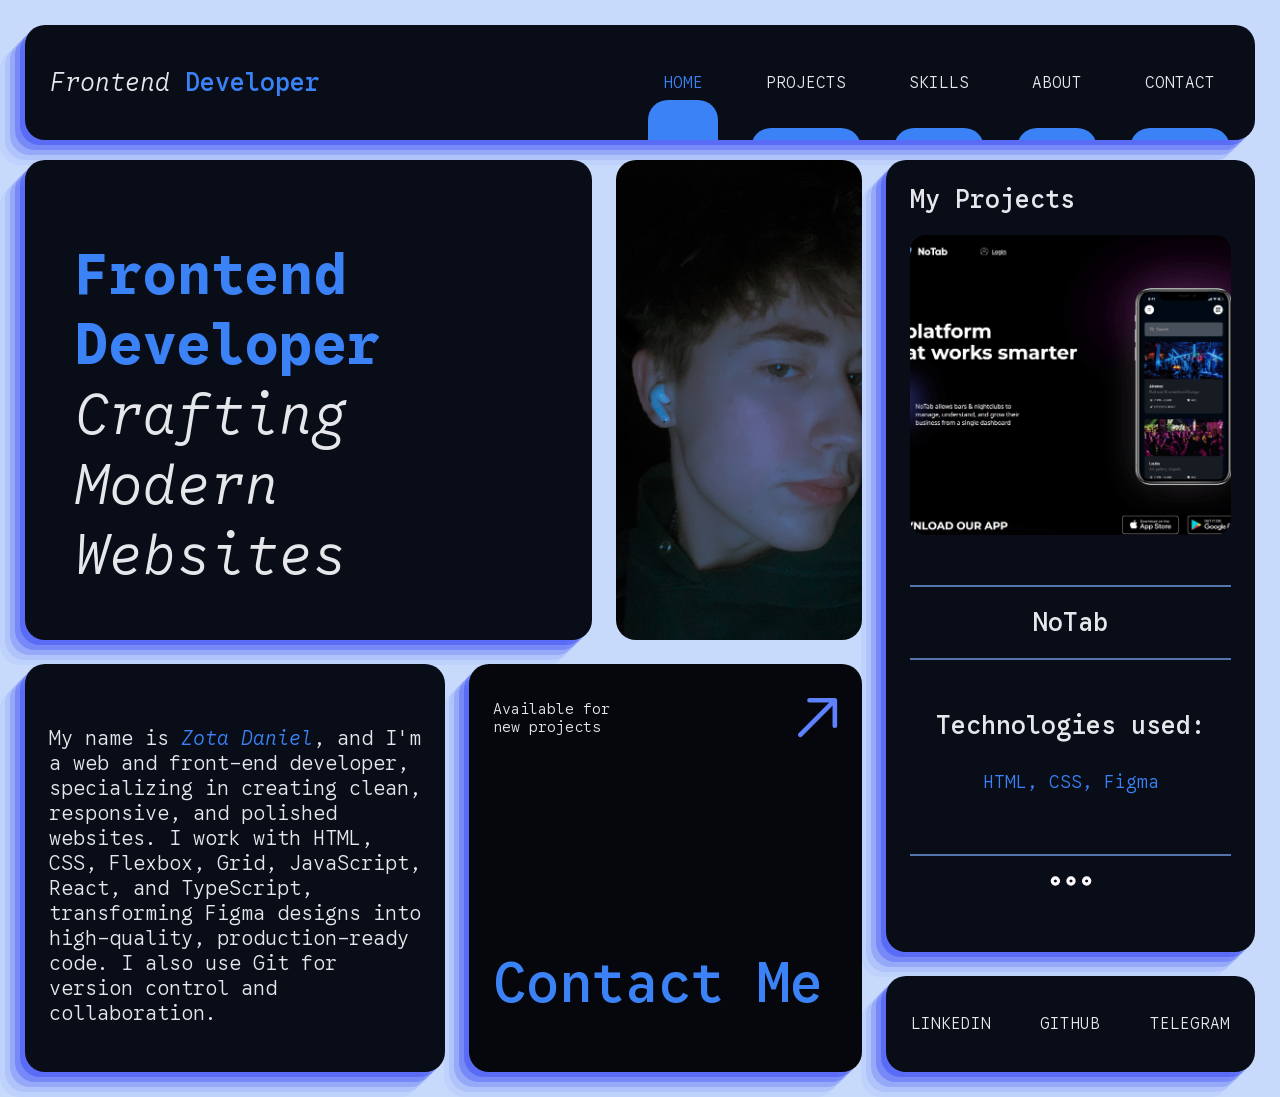
<file: index.html>
<!doctype html>
<html lang="en">
  <head>
    <meta charset="UTF-8" />
    <meta name="viewport" content="width=device-width, initial-scale=1.0" />
    <link rel="stylesheet" href="CSS/reset.css" />
    <link rel="stylesheet" href="CSS/style.css" />
    <title>Portfolio</title>
  </head>
  <body>
    <div class="container">
      <header class="header common">
        <a href="#" class="logo__link"
          ><h1 class="logo__name">Frontend <span>Developer</span></h1></a
        >

        <nav class="header__nav header__nav-common">
          <ul>
            <li><a class="nav__link--active" href="#">HOME</a></li>
            <li><a href="projects.html">PROJECTS</a></li>
            <li><a href="skills.html">SKILLS</a></li>
            <li><a href="about.html">ABOUT</a></li>
            <li><a href="contact.html">CONTACT</a></li>
          </ul>
        </nav>

        <button class="menu__icon">
          <div class="menu__icon-line"></div>
        </button>
      </header>

      <main class="main common__main">
        <section class="hero common">
          <h1 class="hero__title">
            <span>Frontend Developer</span> Crafting Modern Websites
          </h1>
        </section>

        <section class="portrait">
          <div class="portrait__img-wrapper">
            <img src="images/daniel.jpg" alt="" class="portrait__img" />
          </div>
        </section>

        <section class="projects common">
          <a href="projects.html" class="projects__wrapper">
            <h2 class="projects__title common__title">My Projects</h2>
            <div class="projects__card-wrapper">
              <div class="projects__card">
                <div class="projects__img-wrapper">
                  <img
                    src="images/NoTab.jpg"
                    alt="project 1"
                    class="projects__img"
                  />
                </div>
                <div class="card-text common__title">
                  <h2 class="card__name">NoTab</h2>
                  <h2 class="card__desc">Technologies used:</h2>
                  <p class="card__skils">HTML, CSS, Figma</p>
                </div>
              </div>

              <div class="projects__card">
                <div class="projects__img-wrapper">
                  <img
                    src="images/StarBucks.jpg"
                    alt="project 2"
                    class="projects__img"
                  />
                </div>
                <div class="card-text common__title">
                  <h2 class="card__name">StarBucks</h2>
                  <h2 class="card__desc">Technologies used:</h2>
                  <p class="card__skils">
                    HTML, CSS, JavaScript, Figma, CSS Grid
                  </p>
                </div>
              </div>

              <div class="projects__card">
                <div class="projects__img-wrapper">
                  <img
                    src="images/Organic-Juicy.jpg"
                    alt="project 3"
                    class="projects__img"
                  />
                </div>
                <div class="card-text common__title">
                  <h2 class="card__name">Organic-Juicy</h2>
                  <h2 class="card__desc">Technologies used:</h2>
                  <p class="card__skils">
                    HTML, CSS, JavaScript, Figma, CSS Grid
                  </p>
                </div>
              </div>

              <div class="projects__card">
                <div class="projects__img-wrapper">
                  <img
                    src="images/Arhitecture.jpg"
                    alt="project 4"
                    class="projects__img"
                  />
                </div>
                <div class="card-text common__title">
                  <h2 class="card__name">Arhitecture</h2>
                  <h2 class="card__desc">Technologies used:</h2>
                  <p class="card__skils">
                    HTML, CSS, JavaScript, Figma, CSS Grid
                  </p>
                </div>
              </div>

              <div class="projects__card">
                <div class="projects__img-wrapper">
                  <img
                    src="images/Tea.jpg"
                    alt="project 5"
                    class="projects__img"
                  />
                </div>
                <div class="card-text common__title">
                  <h2 class="card__name">Tea</h2>
                  <h2 class="card__desc">Technologies used:</h2>
                  <p class="card__skils">HTML, CSS, JavaScript, Figma</p>
                </div>
              </div>

              <div class="projects__card">
                <div class="projects__img-wrapper">
                  <img
                    src="images/Watches.jpg"
                    alt="project 6"
                    class="projects__img"
                  />
                </div>
                <div class="card-text common__title">
                  <h2 class="card__name">Watches</h2>
                  <h2 class="card__desc">Technologies used:</h2>
                  <p class="card__skils">HTML, CSS, Figma</p>
                </div>
              </div>

              <div class="projects__card">
                <div class="projects__img-wrapper">
                  <img
                    src="images/Designer Portfolio.jpg"
                    alt="project 7"
                    class="projects__img"
                  />
                </div>
                <div class="card-text common__title">
                  <h2 class="card__name">Designer Portfolio</h2>
                  <h2 class="card__desc">Technologies used:</h2>
                  <p class="card__skils">HTML, CSS, Figma</p>
                </div>
              </div>

              <div class="projects__card">
                <div class="projects__img-wrapper">
                  <img
                    src="images/Burger Landing.jpg"
                    alt="project 8"
                    class="projects__img"
                  />
                </div>
                <div class="card-text common__title">
                  <h2 class="card__name">Burger Landing</h2>
                  <h2 class="card__desc">Technologies used:</h2>
                  <p class="card__skils">HTML, CSS, Figma</p>
                </div>
              </div>
            </div>
            <img
              class="projects__btn"
              src="images/project-next.svg"
              alt="more"
            />
          </a>
        </section>

        <section class="about common">
          <p class="about__text">
            My name is <span>Zota Daniel</span>, and I'm a web and front-end
            developer, specializing in creating clean, responsive, and polished
            websites. I work with HTML, CSS, Flexbox, Grid, JavaScript, React,
            and TypeScript, transforming Figma designs into high-quality,
            production-ready code. I also use Git for version control and
            collaboration.
          </p>
        </section>

        <section class="contact">
          <a href="contact.html" class="contact__wrapper">
            <div class="contact__row">
              <p class="contact__text">Available for new projects</p>
              <img
                src="images/contact-arrow.svg"
                alt="more"
                class="contact__arrow"
              />
            </div>
            <h3 class="contact__title">Contact Me</h3>
          </a>
        </section>

        <section class="socials common">
          <a href="#">Linkedin</a>
          <a href="#">GitHub</a>
          <a href="#">Telegram</a>
        </section>
      </main>
    </div>

    <script src="JS/script.js"></script>
  </body>
</html>
</file>
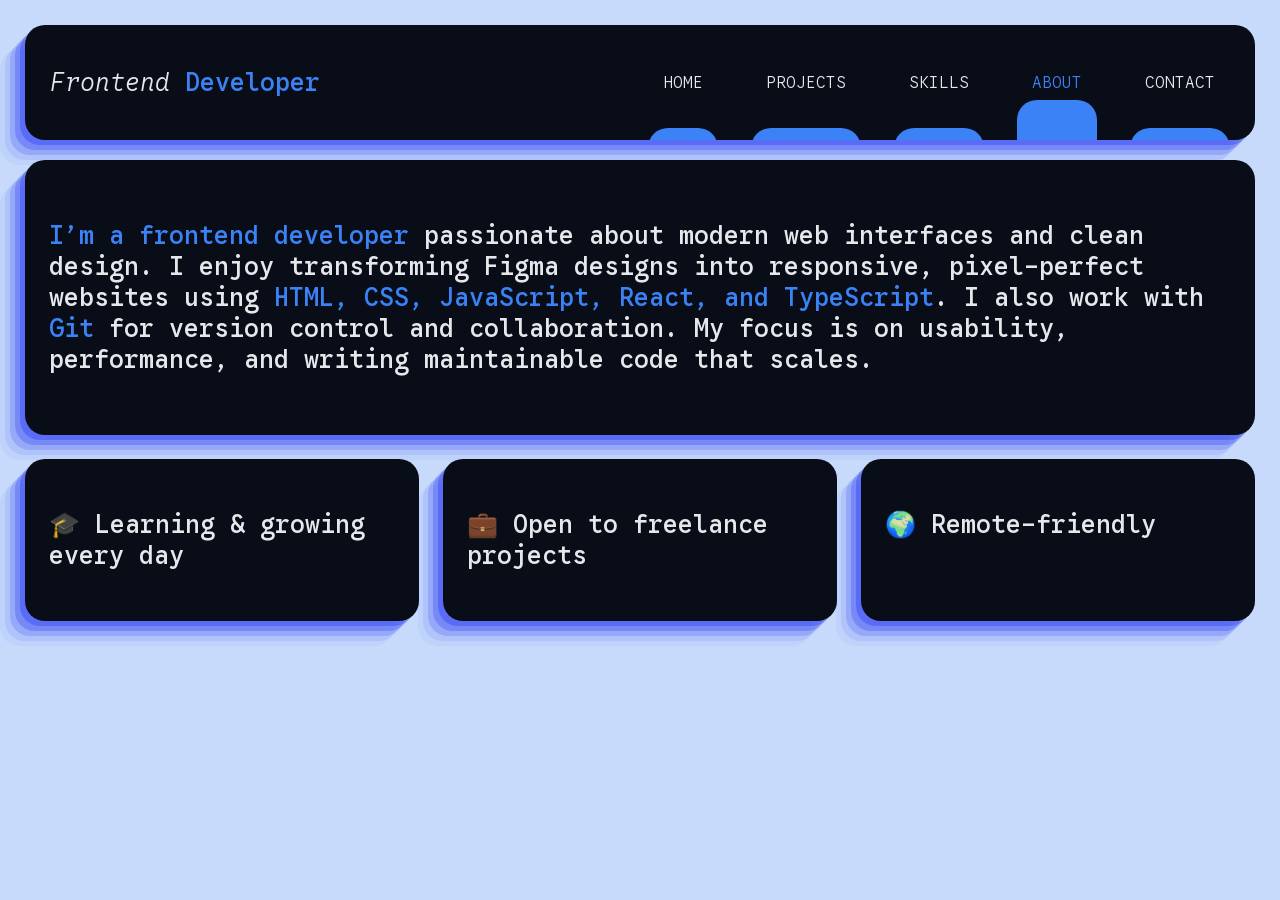
<file: about.html>
<!doctype html>
<html lang="en">
  <head>
    <meta charset="UTF-8" />
    <meta name="viewport" content="width=device-width, initial-scale=1.0" />
    <link rel="stylesheet" href="CSS/reset.css" />
    <link rel="stylesheet" href="CSS/style.css" />
    <title>About</title>
  </head>
  <body>
    <div class="container">
      <header class="header common">
        <a href="index.html" class="logo__link"
          ><h1 class="logo__name">Frontend <span>Developer</span></h1></a
        >
        <nav class="header__nav header__nav-common">
          <ul>
            <li><a href="index.html">HOME</a></li>
            <li><a href="projects.html">PROJECTS</a></li>
            <li><a href="skills.html">SKILLS</a></li>
            <li><a class="nav__link--active" href="#">ABOUT</a></li>
            <li><a href="contact.html">CONTACT</a></li>
          </ul>
        </nav>

        <button class="menu__icon">
          <div class="menu__icon-line"></div>
        </button>
      </header>

      <main class="about__main common__main">
        <h2 class="about__desc common__title common">
          <span>I’m a frontend developer</span> passionate about modern web
          interfaces and clean design. I enjoy transforming Figma designs into
          responsive, pixel-perfect websites using
          <span>HTML, CSS, JavaScript, React, and TypeScript</span>. I also work
          with <span>Git</span> for version control and collaboration. My focus
          is on usability, performance, and writing maintainable code that
          scales.
        </h2>

        <div class="about__cards__wrapper">
          <div class="about__card common">
            <h2 class="common__title">🎓 Learning & growing every day</h2>
          </div>

          <div class="about__card common">
            <h2 class="common__title">💼 Open to freelance projects</h2>
          </div>

          <div class="about__card common">
            <h2 class="common__title">🌍 Remote-friendly</h2>
          </div>
        </div>
      </main>
    </div>

    <script src="JS/script.js"></script>
  </body>
</html>
</file>
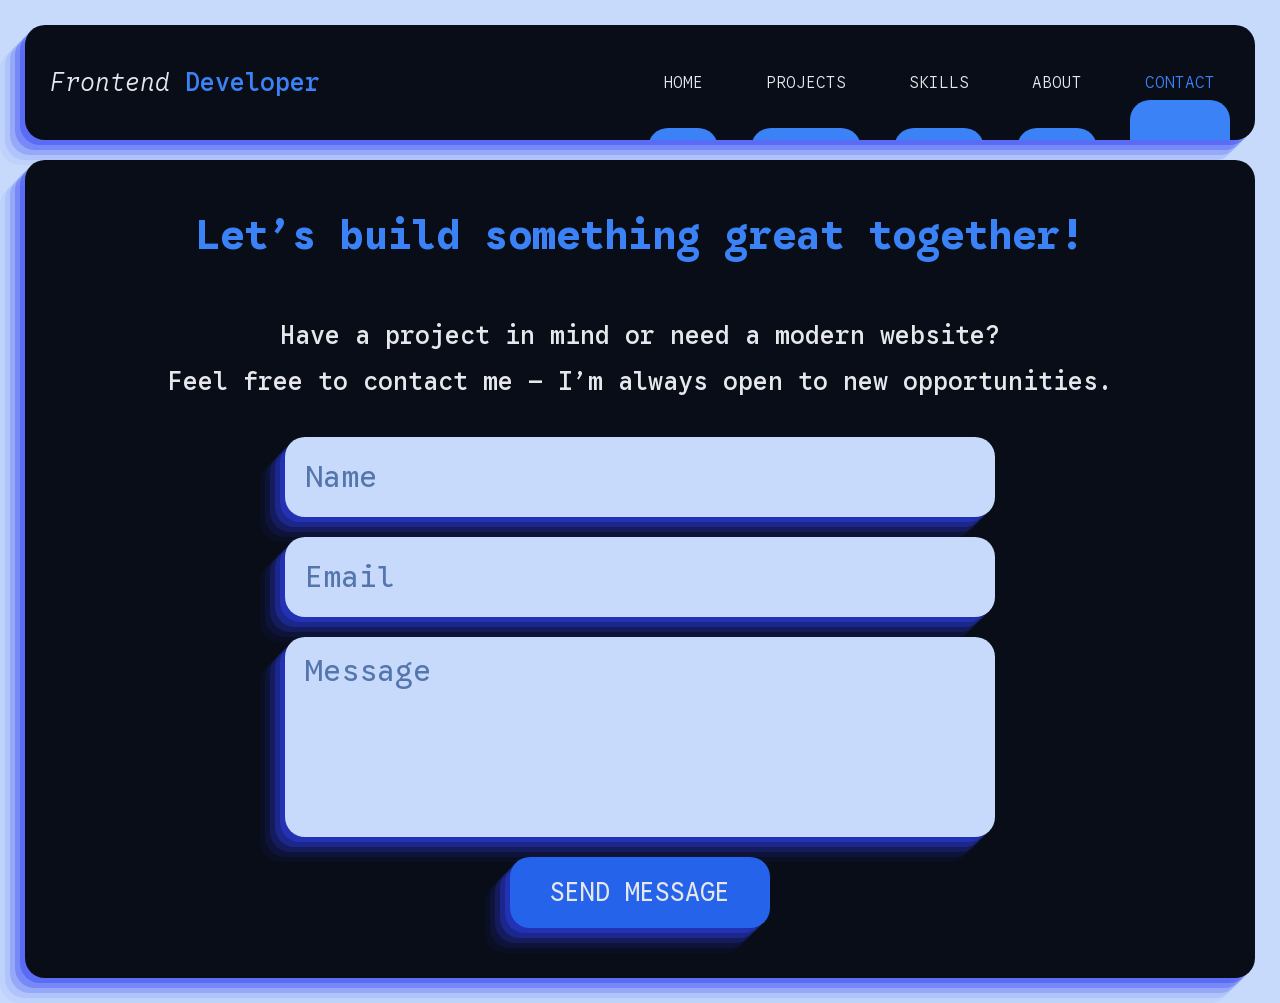
<file: contact.html>
<!doctype html>
<html lang="en">
  <head>
    <meta charset="UTF-8" />
    <meta name="viewport" content="width=device-width, initial-scale=1.0" />
    <link rel="stylesheet" href="CSS/reset.css" />
    <link rel="stylesheet" href="CSS/style.css" />
    <title>Contact</title>
  </head>
  <body>
    <div class="container">
      <header class="header common">
        <a href="index.html" class="logo__link"
          ><h1 class="logo__name">Frontend <span>Developer</span></h1></a
        >
        <nav class="header__nav header__nav-common">
          <ul>
            <li><a href="index.html">HOME</a></li>
            <li><a href="projects.html">PROJECTS</a></li>
            <li><a href="skills.html">SKILLS</a></li>
            <li><a href="about.html">ABOUT</a></li>
            <li>
              <a class="nav__link--active" href="#">CONTACT</a>
            </li>
          </ul>
        </nav>

        <button class="menu__icon">
          <div class="menu__icon-line"></div>
        </button>
      </header>

      <main class="contact__main common__main">
        <div class="contact__form common">
          <div class="contact__form-text">
            <h2 class="contact__form-title common__title">
              Let’s build something great together!
            </h2>
            <p class="contact__form-desc">
              Have a project in mind or need a modern website?
            </p>
            <p class="contact__form-desc">
              Feel free to contact me — I’m always open to new opportunities.
            </p>
          </div>

          <form
            action="https://api.web3forms.com/submit"
            method="POST"
            class="contact__form-input"
          >
            <input
              type="hidden"
              name="access_key"
              value="2ad8ee29-ffb0-4c5e-aa58-52ddaa9b50a7"
            />

            <input
              type="text"
              name="name"
              placeholder="Name"
              class="contact__form-name contact__form-common"
            />
            <input
              type="email"
              name="email"
              placeholder="Email"
              class="contact__form-email contact__form-common"
            />
            <textarea
              name="message"
              placeholder="Message"
              class="contact__form-message contact__form-common"
            ></textarea>

            <button type="submit" class="contact__form-btn">
              Send Message
            </button>
          </form>
        </div>
      </main>
    </div>

    <script src="JS/script.js"></script>
  </body>
</html>
</file>
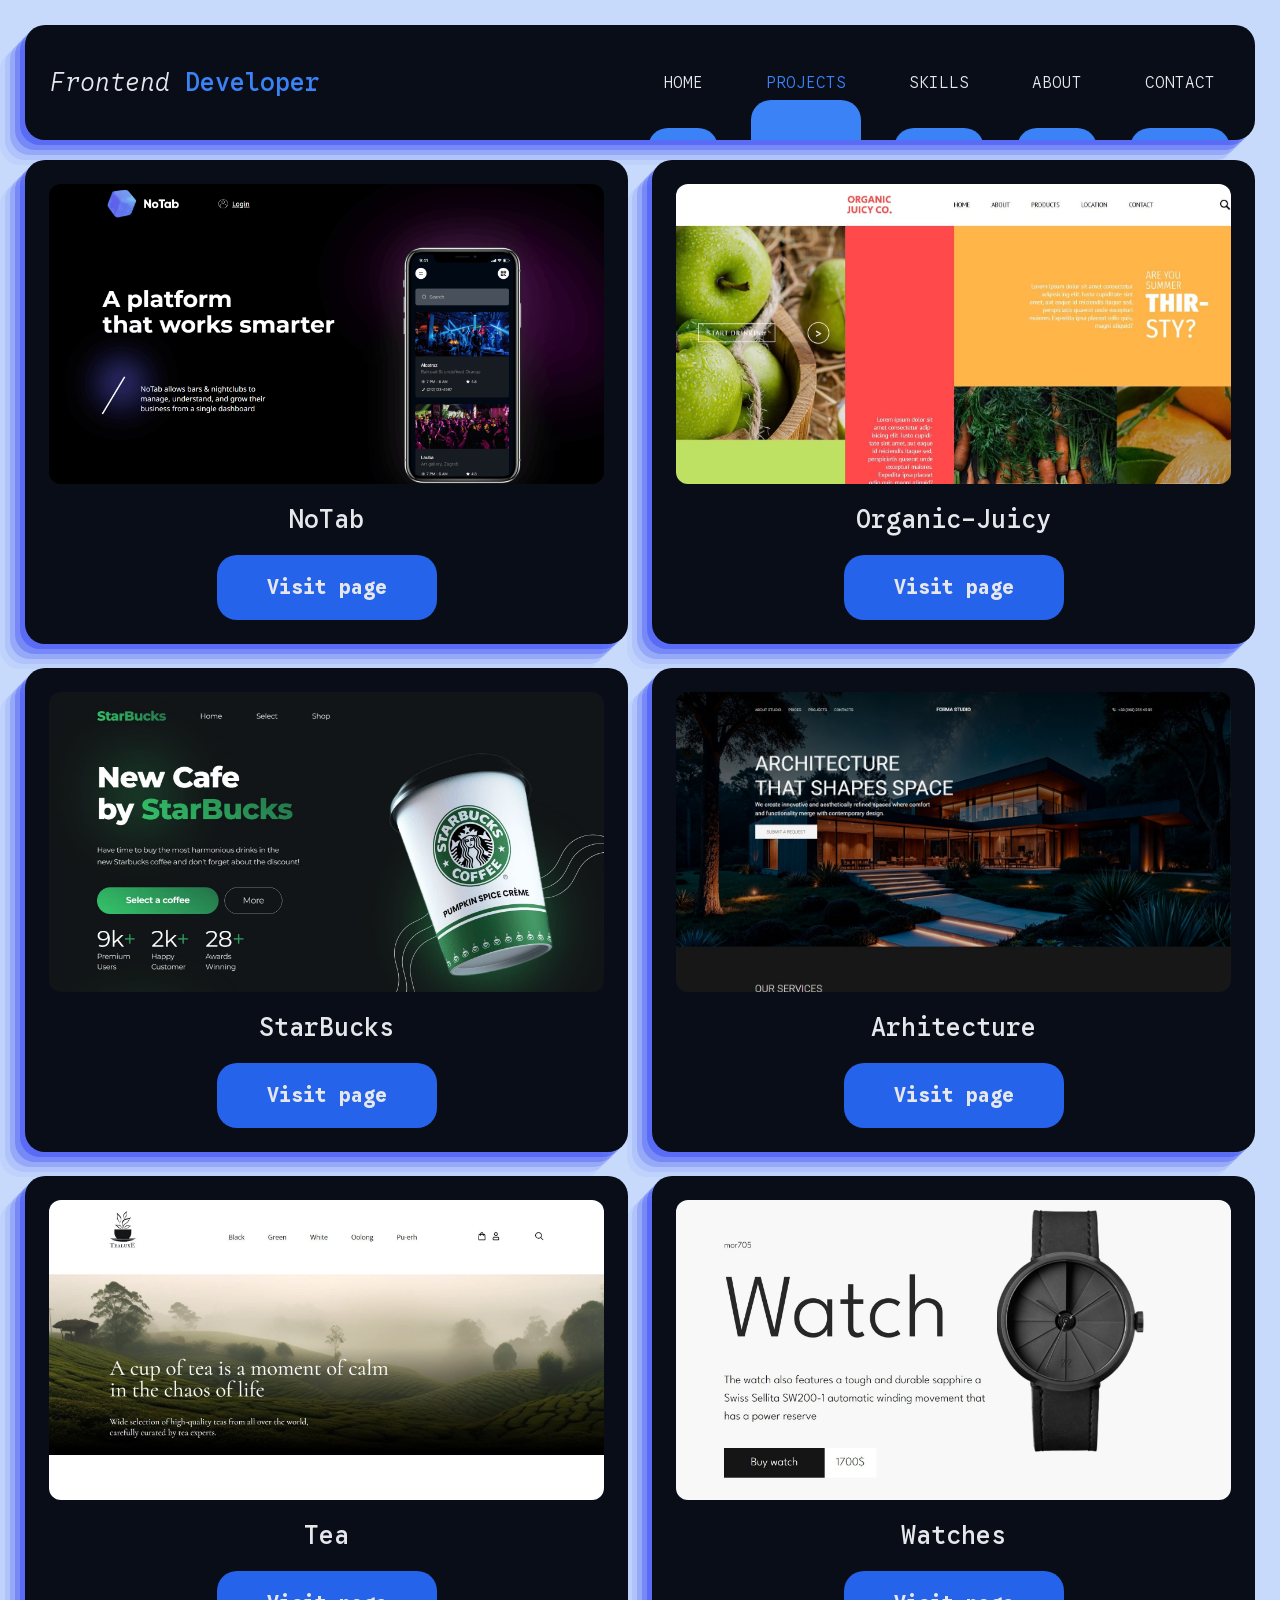
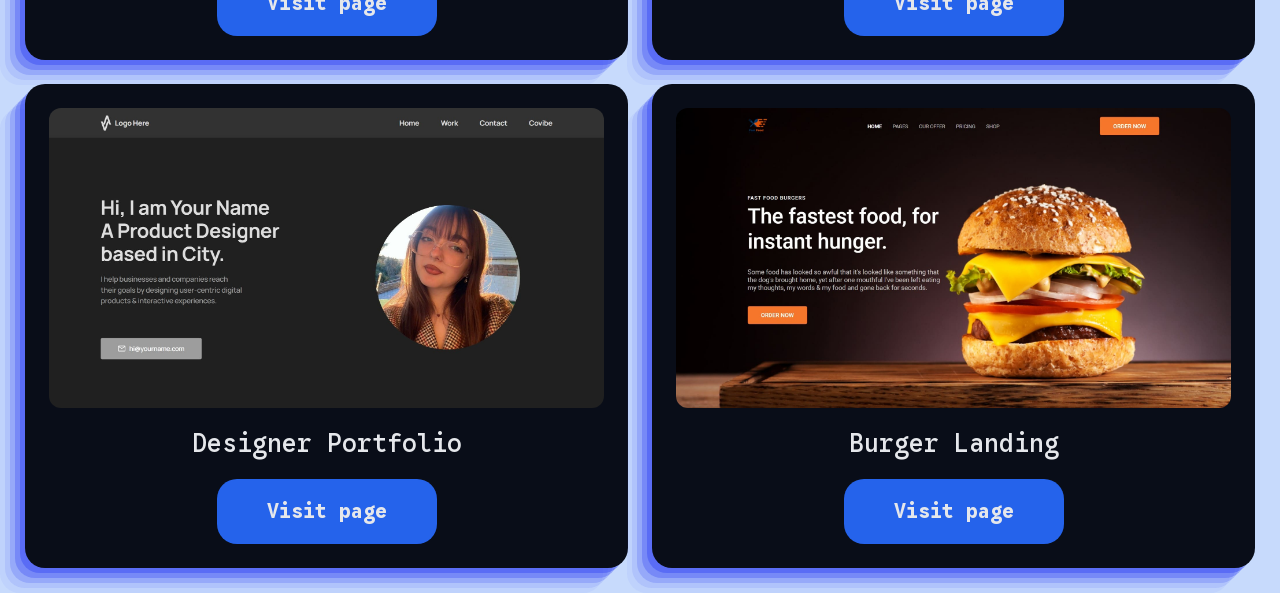
<file: projects.html>
<!doctype html>
<html lang="en">
  <head>
    <meta charset="UTF-8" />
    <meta name="viewport" content="width=device-width, initial-scale=1.0" />
    <link rel="stylesheet" href="CSS/reset.css" />
    <link rel="stylesheet" href="CSS/style.css" />
    <title>Projects</title>
  </head>
  <body>
    <div class="container">
      <header class="header common">
        <a href="index.html" class="logo__link"
          ><h1 class="logo__name">Frontend <span>Developer</span></h1></a
        >
        <nav class="header__nav header__nav-common">
          <ul>
            <li><a href="index.html">HOME</a></li>
            <li><a class="nav__link--active" href="#">PROJECTS</a></li>
            <li><a href="skills.html">SKILLS</a></li>
            <li><a href="about.html">ABOUT</a></li>
            <li><a href="contact.html">CONTACT</a></li>
          </ul>
        </nav>

        <button class="menu__icon">
          <div class="menu__icon-line"></div>
        </button>
      </header>

      <main class="projects__main common__main">
        <a
          href="https://danuzota.github.io/NoTAB/"
          class="project__item-wrapper common"
        >
          <div class="project__item">
            <img src="images/NoTab.jpg" alt="NoTab" class="project__item-img" />
            <h2 class="project__item-title common__title">NoTab</h2>
            <p class="project__item-btn">Visit page</p>
          </div>
        </a>

        <a
          href="https://danuzota.github.io/WEB-PRO-Organic-Juicy/"
          class="project__item-wrapper common"
        >
          <div class="project__item">
            <img
              src="images/Organic-Juicy.jpg"
              alt="Organic-Juicy"
              class="project__item-img"
            />
            <h2 class="project__item-title common__title">Organic-Juicy</h2>
            <p class="project__item-btn">Visit page</p>
          </div>
        </a>

        <a
          href="https://danuzota.github.io/Starbucks/"
          class="project__item-wrapper common"
        >
          <div class="project__item">
            <img
              src="images/StarBucks.jpg"
              alt="StarBucks"
              class="project__item-img"
            />
            <h2 class="project__item-title common__title">StarBucks</h2>
            <p class="project__item-btn">Visit page</p>
          </div>
        </a>

        <a
          href="https://danuzota.github.io/Architecture/"
          class="project__item-wrapper common"
        >
          <div class="project__item">
            <img
              src="images/Arhitecture.jpg"
              alt="Arhitecture"
              class="project__item-img"
            />
            <h2 class="project__item-title common__title">Arhitecture</h2>
            <p class="project__item-btn">Visit page</p>
          </div>
        </a>

        <a
          href="https://danuzota.github.io/Tea/"
          class="project__item-wrapper common"
        >
          <div class="project__item">
            <img src="images/Tea.jpg" alt="Tea" class="project__item-img" />
            <h2 class="project__item-title common__title">Tea</h2>
            <p class="project__item-btn">Visit page</p>
          </div>
        </a>

        <a
          href="https://danuzota.github.io/Watches/"
          class="project__item-wrapper common"
        >
          <div class="project__item">
            <img
              src="images/Watches.jpg"
              alt="Watches"
              class="project__item-img"
            />
            <h2 class="project__item-title common__title">Watches</h2>
            <p class="project__item-btn">Visit page</p>
          </div>
        </a>

        <a
          href="https://danuzota.github.io/Designer-Portfolio/"
          class="project__item-wrapper common"
        >
          <div class="project__item">
            <img
              src="images/Designer Portfolio.jpg"
              alt="Designer Portfolio"
              class="project__item-img"
            />
            <h2 class="project__item-title common__title">
              Designer Portfolio
            </h2>
            <p class="project__item-btn">Visit page</p>
          </div>
        </a>

        <a
          href="https://danuzota.github.io/Burger-Landing/"
          class="project__item-wrapper common"
        >
          <div class="project__item">
            <img
              src="images/Burger Landing.jpg"
              alt="Burger Landing"
              class="project__item-img"
            />
            <h2 class="project__item-title common__title">Burger Landing</h2>
            <p class="project__item-btn">Visit page</p>
          </div>
        </a>
      </main>
    </div>

    <script src="JS/script.js"></script>
  </body>
</html>
</file>
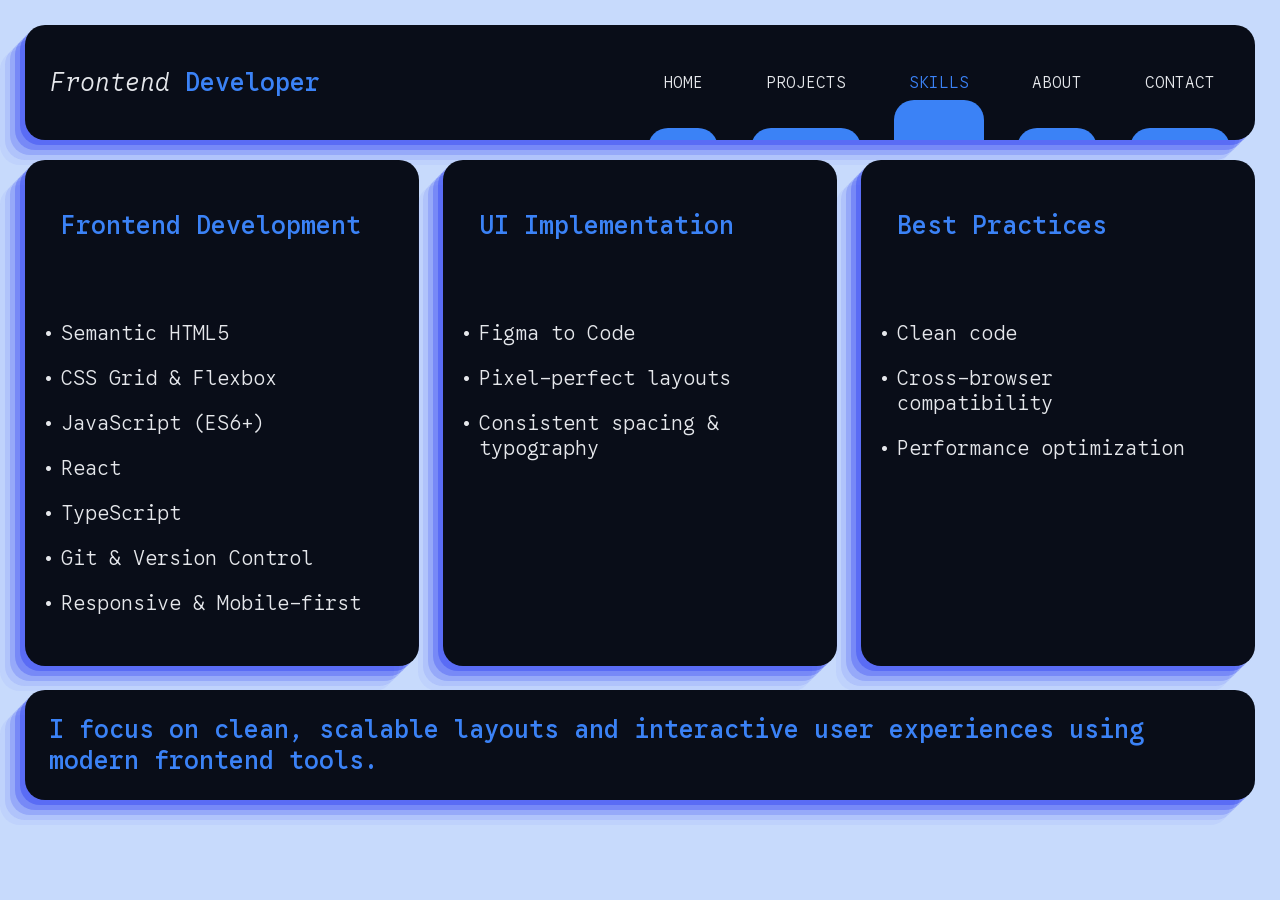
<file: skills.html>
<!doctype html>
<html lang="en">
  <head>
    <meta charset="UTF-8" />
    <meta name="viewport" content="width=device-width, initial-scale=1.0" />
    <link rel="stylesheet" href="CSS/reset.css" />
    <link rel="stylesheet" href="CSS/style.css" />
    <title>Skills</title>
  </head>
  <body>
    <div class="container">
      <header class="header common">
        <a href="index.html" class="logo__link"
          ><h1 class="logo__name">Frontend <span>Developer</span></h1></a
        >
        <nav class="header__nav header__nav-common">
          <ul>
            <li><a href="index.html">HOME</a></li>
            <li><a href="projects.html">PROJECTS</a></li>
            <li><a class="nav__link--active" href="#">SKILLS</a></li>
            <li><a href="about.html">ABOUT</a></li>
            <li><a href="contact.html">CONTACT</a></li>
          </ul>
        </nav>

        <button class="menu__icon">
          <div class="menu__icon-line"></div>
        </button>
      </header>

      <main class="skills__main common__main">
        <div class="skill__card common">
          <h2 class="skill__card-title common__title">Frontend Development</h2>
          <ul class="skill__card-list">
            <li>Semantic HTML5</li>
            <li>CSS Grid & Flexbox</li>
            <li>JavaScript (ES6+)</li>
            <li>React</li>
            <li>TypeScript</li>
            <li>Git & Version Control</li>
            <li>Responsive & Mobile-first</li>
          </ul>
        </div>

        <div class="skill__card common">
          <h2 class="skill__card-title common__title">UI Implementation</h2>
          <ul class="skill__card-list">
            <li>Figma to Code</li>
            <li>Pixel-perfect layouts</li>
            <li>Consistent spacing & typography</li>
          </ul>
        </div>

        <div class="skill__card common">
          <h2 class="skill__card-title common__title">Best Practices</h2>
          <ul class="skill__card-list">
            <li>Clean code</li>
            <li>Cross-browser compatibility</li>
            <li>Performance optimization</li>
          </ul>
        </div>

        <div class="skill__subtitle common">
          <h2 class="common__title">
            I focus on clean, scalable layouts and interactive user experiences
            using modern frontend tools.
          </h2>
        </div>
      </main>
    </div>

    <script src="JS/script.js"></script>
  </body>
</html>
</file>
<file: CSS/style.css>
@import url("https://fonts.googleapis.com/css2?family=Google+Sans+Code:wght@300..800&display=swap");

body {
  font-family: "Google Sans Code", monospace;
  font-weight: 300;
  font-size: 20px;
  color: #e5e7eb;

  background-color: #c7dafc;
}

.container {
  max-width: 1920px;
  margin: 0 auto;
  padding: 25px;
}

.common {
  box-shadow:
    rgba(46, 65, 240, 0.4) -5px 5px,
    rgba(46, 65, 240, 0.3) -10px 10px,
    rgba(46, 65, 240, 0.2) -15px 15px,
    rgba(46, 65, 240, 0.1) -20px 20px,
    rgba(46, 65, 240, 0.05) -25px 25px;

  background-color: #090d18;
  border-radius: 20px;
  transition:
    background-color 0.7s ease,
    scale 0.3s ease;
}

.common:hover {
  background-color: #05070d;
  scale: 1.02;
}

.common__main {
  gap: 24px;
}

button,
a {
  -webkit-tap-highlight-color: transparent;
}

img {
  object-position: top;
}

input {
  border: none;
  outline: none;
}

textarea {
  border: none;
  outline: none;
  resize: none;

  scrollbar-width: none; /* Firefox */
}

textarea::-webkit-scrollbar {
  display: none; /* Chrome, Edge, Safari */
}

/* 
 Header
*/

.header {
  display: flex;
  justify-content: space-between;
  align-items: center;
  padding: 42px 25px;

  background-color: #090d18;

  border-radius: 20px;
  margin-bottom: 20px;

  overflow: hidden;
}

.logo__name {
  font-size: 25px;
  font-style: italic;
}

.logo__name span {
  font-weight: 500;
  font-style: normal;
  color: #3b82f6;
  /* color: #23af56; */
}

.header__nav ul {
  display: flex;
  gap: 33px;
  font-size: 16px;
}

.header__nav a {
  padding: 15px;

  transition: color 0.3s ease;

  position: relative;
}

.header__nav a:hover {
  color: #3b82f6;
}

.header__nav a:active {
  color: #2563eb;
}

.header__nav a::after {
  content: "";
  display: block;
  width: 100%;
  height: 200%;
  background-color: #3b82f6;

  position: absolute;
  left: 0;
  bottom: -240%;

  border-radius: 20px;

  transition:
    bottom 0.3s ease,
    background-color 0.3s ease;
}

.header__nav a:hover::after {
  bottom: -185%;
}

.header__nav a:active::after {
  background-color: #2563eb;
}

/* 
 Main
*/

.main {
  display: grid;
  grid-template-rows: 5fr 3fr 1fr;
  grid-template-columns: 1.5fr 0.5fr 1fr 1.5fr;
  grid-template-areas:
    "hero hero portrait projects"
    "about-me contact contact projects"
    "about-me contact contact socials";

  /* grid-template:
    "hero hero portrait projects" 5fr
    "about-me contact contact projects" 3fr
    "about-me contact contact socials" 1fr
    / 1.5fr 0.5fr 1fr 1.5fr; */
}

/* 
 Hero Section
*/

.hero {
  grid-area: hero;

  display: flex;
  align-items: end;

  padding: 50px;
}

.hero__title {
  font-weight: 300;
  font-size: 56px;

  font-style: italic;
}

.hero__title span {
  font-weight: 700;
  line-height: 1;
  color: #3b82f6;

  font-style: normal;
}

/* 
Portrait Section
*/

.portrait {
  height: 480px;
  grid-area: portrait;

  transition: scale 0.3s ease;
}

.portrait:hover {
  scale: 1.02;
}

.portrait__img-wrapper {
  height: 100%;
}

.portrait__img {
  height: 100%;
  border-radius: 20px;

  object-position: center;
}

/* 
  Projects Section
*/

.projects {
  grid-area: projects;

  padding: 24px;
  display: flex;
  flex-direction: column;
}

.common__title {
  font-weight: 500;
  font-size: 25px;
}

.projects__card-wrapper {
  margin-top: 20px;
}

.projects__card {
  animation: fade 0.7s;
}

@keyframes fade {
  0% {
    opacity: 0.3;
  }
  100% {
    opacity: 1;
  }
}

.projects__img {
  width: 100%;
  height: 300px;
  border-radius: 16px;
}

.card-text {
  text-align: center;
  margin-top: 50px;
}

.card__name {
  border-top: 2px solid #5476ad;
  border-bottom: 2px solid #5476ad;
  padding: 20px 0;
}

.card__desc {
  margin-top: 50px;
}

.card__skils {
  color: #3b82f6;
  margin-top: 30px;
  font-weight: 300;
  height: 85px;
  border-bottom: 2px solid #5476ad;
}

.projects__btn {
  display: flex;
  margin: 0 auto;
}

.projects__btn {
  width: 50px;
  filter: brightness(0) saturate(100%) invert(1) sepia(1) hue-rotate(200deg);
}

/* 
 About Section
*/

.about {
  grid-area: about-me;
  padding: 46px 24px;

  display: flex;
  align-items: end;
}

.about__text {
  width: 372px;
}

.about__text span {
  color: #3b82f6;
  font-style: italic;
}

/* 
  Contact Section
*/

.contact {
  grid-area: contact;
  background-color: #05070d;
  border-radius: 20px;

  transition: scale 0.3s ease;

  box-shadow:
    rgba(46, 65, 240, 0.4) -5px 5px,
    rgba(46, 65, 240, 0.3) -10px 10px,
    rgba(46, 65, 240, 0.2) -15px 15px,
    rgba(46, 65, 240, 0.1) -20px 20px,
    rgba(46, 65, 240, 0.05) -25px 25px;
}

.contact:hover {
  scale: 1.02;
}

.contact__wrapper {
  padding: 34px 24px;

  display: flex;
  flex-direction: column;
  height: 100%;
}

.contact__row {
  display: flex;
  justify-content: space-between;
  align-items: center;
}

.contact__text {
  font-size: 15px;
  width: 120px;
}

.contact__arrow {
  width: 40px;
  filter: invert(48%) sepia(79%) saturate(2476%) hue-rotate(208deg);
}

.contact__title {
  font-weight: 500;
  font-size: 55px;
  color: #3b82f6;
  margin-top: auto;
  margin-bottom: 20px;
}

/* 
  Socials Section
*/

.socials {
  grid-area: socials;

  display: flex;
  justify-content: space-around;
  align-items: center;
}

.socials a {
  text-transform: uppercase;
  font-size: 16px;
}

/* 
 Responsive
*/

@media (max-width: 1300px) {
  .card__skils {
    font-size: 18px;
  }
}

@media (max-width: 1250px) {
  .main {
    grid-template-rows: auto 3fr 1fr;
    grid-template-columns: 1.5fr 0.5fr 1fr 1.5fr;
    grid-template-areas:
      "hero portrait portrait projects"
      "about-me contact contact projects"
      "about-me contact contact socials";
  }

  .projects {
    width: 380px;
  }
}

@media (max-width: 1175px) {
  .contact__text {
    font-size: 11px;
  }

  .contact__title {
    font-size: 40px;
  }
}

@media (max-width: 1125px) {
  .header__nav ul {
    gap: 22px;
  }

  .main {
    grid-template-rows: auto 2fr 1fr 0.5fr;

    grid-template-columns: 1fr 0.5fr 0.5fr 1.5fr;
    grid-template-areas:
      "hero hero hero portrait"
      "projects projects projects about-me"
      "projects projects projects contact"
      "socials socials socials contact";
  }

  .hero__title {
    font-size: 48px;
  }

  .portrait__img {
    width: 100%;
  }

  .projects {
    width: 100%;
  }

  .projects__img {
    height: 345px;
  }

  .about__text {
    max-width: 300px;
  }
}

/* 
 Burger Menu
*/

.menu__icon {
  width: 40px;
  height: 35px;
  cursor: pointer;
  position: relative;
}

.menu__icon::before,
.menu__icon::after {
  content: "";
  position: absolute;
  top: 0;
}

.menu__icon::before {
  transition:
    transform 0.3s ease,
    top 0.3s 0.3s ease;
}

.menu__icon::after {
  top: auto;
  bottom: 0;

  transition:
    transform 0.3s ease,
    bottom 0.3s 0.3s ease;
}

.menu__icon-line,
.menu__icon::before,
.menu__icon::after {
  display: block;
  width: 100%;
  height: 3px;

  background-color: #e5e7eb;
  border-radius: 2px;
}

.menu__icon--active .menu__icon-line {
  background-color: transparent;
}

.menu__icon--active::before {
  transform: translateY(-50%) rotate(45deg);
  top: 50%;
  transition:
    top 0.3s ease,
    transform 0.3s 0.3s ease;
}

.menu__icon--active::after {
  transform: translateY(50%) rotate(-45deg);
  bottom: 50%;
  transition:
    bottom 0.3s ease,
    transform 0.3s 0.3s ease;
}

.menu__icon {
  display: none;
}

@media (max-width: 950px) {
  .header__nav,
  .header__nav a::after {
    display: none;

    margin-top: 20px;
  }

  .menu__icon {
    display: block;
  }

  .header__mobile {
    height: 93vh;
    align-items: center;
    flex-direction: column;
    justify-content: space-around;
    position: relative;
    animation: show__menu 0.7s;
  }

  @keyframes show__menu {
    0% {
      height: 0;
    }
    100% {
      height: 93vh;
    }
  }

  .header__mobile .header__nav {
    display: block;
  }

  .header__mobile .header__nav ul {
    display: flex;
    flex-direction: column;
    text-align: center;
    gap: 60px;
  }

  .header__mobile .menu__icon {
    position: absolute;
    right: 20px;
    top: 20px;
  }
}

@media (max-width: 950px) and (max-height: 500px) {
  .header__mobile .header__nav ul {
    gap: 22px;
  }
}

@media (max-width: 800px) {
  .main {
    grid-template-rows: auto;

    grid-template-columns: 1fr 1fr;
    grid-template-areas:
      "hero hero"
      "portrait about-me"
      "projects projects"
      "contact socials";
  }
}

@media (max-width: 755px) {
  .main {
    grid-template-areas:
      "hero hero"
      "portrait about-me"
      "projects projects"
      "contact contact"
      "socials socials";
  }

  .socials {
    height: 100px;
  }
}

@media (max-width: 650px) {
  .main {
    grid-template-areas:
      "hero hero"
      "portrait portrait"
      "about-me about-me"
      "projects projects"
      "contact contact"
      "socials socials";
  }

  .hero__title {
    font-size: 40px;
  }

  .about__text {
    width: 100%;
    max-width: unset;
  }
}

@media (max-width: 650px) {
  .hero__title {
    font-size: 30px;
  }
}

@media (max-width: 530px) {
  .portrait {
    height: 100%;
  }

  .projects__img {
    height: 245px;
  }
}

@media (max-width: 474px) {
  .header {
    gap: 10px;
  }

  .hero__title {
    font-size: 22px;
  }
}

/* 
 -------------------projects.html-------------------
*/

.header__nav-common .nav__link--active {
  color: #3b82f6;
}

.header__nav-common .nav__link--active::after {
  bottom: -185%;
}

.projects__main {
  display: grid;
  grid-template-columns: repeat(2, 1fr);
}

.project__item {
  height: 100%;
  padding: 24px;

  text-align: center;
}

.project__item-img {
  width: 100%;
  height: 300px;
  border-radius: 12px;
  transition: scale 0.3s ease;
}

.project__item-img:hover {
  scale: 1.02;
}

.project__item-title {
  text-align: center;
  margin: 20px 0;
}

.project__item-btn {
  font-weight: 700;
  font-size: 20px;

  text-align: center;
  background-color: #2563eb;
  padding: 20px 50px;
  border-radius: 20px;
  transition:
    background-color 0.3s ease,
    scale 0.3s ease;

  display: inline-block;
}

.project__item-btn:hover {
  background-color: #3b82f6;
  scale: 1.02;
}

@media (max-width: 650px) {
  .projects__main {
    grid-template-columns: 1fr;
  }
}

/* 
 -------------------skills.html-------------------
*/

.skills__main {
  display: grid;
  grid-template-columns: repeat(3, 1fr);
}

.skill__card {
  padding: 50px 36px;
}

.skill__card-title {
  margin-bottom: 80px;
  color: #3b82f6;
}

.skill__card-list {
  display: flex;
  flex-direction: column;
  gap: 20px;
}

.skill__card-list li {
  position: relative;
}

.skill__card-list li::before {
  content: "•";
  position: absolute;
  left: -18px;
}

.skill__subtitle {
  grid-column: 1 / -1;
  padding: 24px;
  color: #3b82f6;
}

@media (max-width: 940px) {
  .skills__main {
    grid-template-columns: repeat(2, 1fr);
  }

  .skill__card:nth-child(3) {
    grid-column: 1 / -1;
  }
}

@media (max-width: 650px) {
  .skills__main {
    grid-template-columns: repeat(1, 1fr);
  }
}

/* 
 -------------------about.html-------------------
*/

.about__main {
  display: flex;
  flex-direction: column;
}

.about__desc {
  padding: 60px 24px;
}

.about__desc span {
  color: #3b82f6;
}

.about__cards__wrapper {
  display: grid;
  grid-template-columns: repeat(3, 1fr);
  gap: 24px;
}

.about__card {
  padding: 50px 24px;
}

@media (max-width: 1060px) {
  .about__cards__wrapper {
    grid-template-columns: repeat(2, 1fr);
  }

  .about__card:last-child {
    grid-column: 1 / -1;
  }
}

@media (max-width: 715px) {
  .about__cards__wrapper {
    grid-template-columns: repeat(1, 1fr);
  }
}

/* 
 -------------------contact.html-------------------
*/

.contact__main {
  text-align: center;
}

.contact__form {
  padding: 50px 24px;
}

.contact__form-title {
  color: #3b82f6;
  font-weight: 700;
  font-size: 40px;
  margin-bottom: 60px;
}

.contact__form-desc {
  font-weight: 500;
  font-size: 25px;
}

.contact__form-desc + .contact__form-desc {
  margin-top: 15px;
  margin-bottom: 40px;
}

.contact__form-input {
  display: flex;
  flex-direction: column;
  gap: 20px;
}

.contact__form-common {
  padding: 15px 20px;
  background-color: #c7dafc;
  font-size: 30px;

  border-radius: 20px;

  width: 60%;
  height: 80px;
  margin: 0 auto;

  transition: scale 0.3s ease;

  box-shadow:
    rgba(46, 65, 240, 0.4) -5px 5px,
    rgba(46, 65, 240, 0.3) -10px 10px,
    rgba(46, 65, 240, 0.2) -15px 15px,
    rgba(46, 65, 240, 0.1) -20px 20px,
    rgba(46, 65, 240, 0.05) -25px 25px;
}

.contact__form-common::placeholder {
  color: #5476ad;
}

.contact__form-common:hover {
  scale: 1.03;
}

.contact__form-message {
  height: 200px;
}

.contact__form-btn {
  display: block;
  background-color: #2563eb;
  color: #e5e7eb;
  font-size: 25px;
  text-transform: uppercase;

  padding: 20px 40px;
  border-radius: 20px;

  margin: 0 auto;

  transition:
    background-color 0.3s ease,
    scale 0.3s ease;

  box-shadow:
    rgba(46, 65, 240, 0.4) -5px 5px,
    rgba(46, 65, 240, 0.3) -10px 10px,
    rgba(46, 65, 240, 0.2) -15px 15px,
    rgba(46, 65, 240, 0.1) -20px 20px,
    rgba(46, 65, 240, 0.05) -25px 25px;
}

.contact__form-btn:hover {
  background-color: #2f7cf6;
  scale: 1.03;
}

.contact__form-btn:active {
  background-color: #2563eb;
}

@media (max-width: 790px) {
  .contact__form-common {
    width: 80%;

    font-size: 20px;
  }
}

@media (max-width: 490px) {
  .contact__form-common {
    width: 90%;

    font-size: 16px;
  }

  .contact__form-title {
    font-size: 30px;
  }

  .contact__form-desc {
    font-size: 20px;
  }

  .contact__form-btn {
    font-size: 16px;
  }
}
</file>
